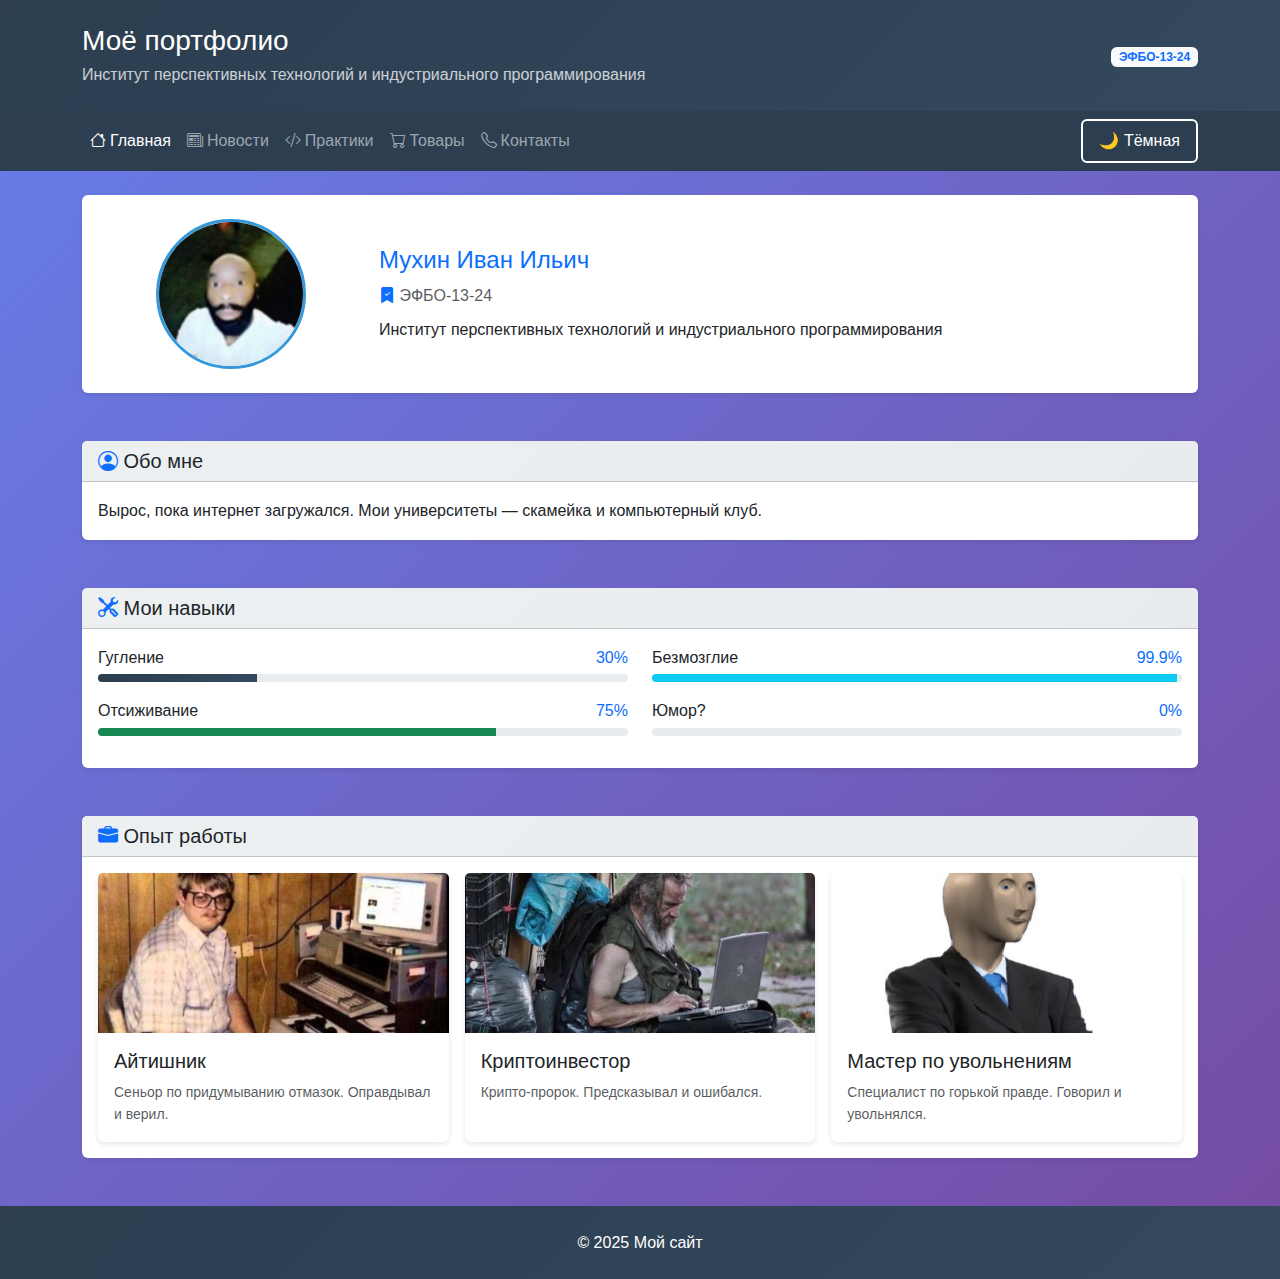
<file: index.html>
<!DOCTYPE html>
<html lang="ru">
<head>
    <meta charset="UTF-8">
    <meta name="viewport" content="width=device-width, initial-scale=1.0">
    <title>Главная - Портфолио</title>
    <link href="https://cdn.jsdelivr.net/npm/bootstrap@5.3.2/dist/css/bootstrap.min.css" rel="stylesheet">
    <link rel="stylesheet" href="https://cdn.jsdelivr.net/npm/bootstrap-icons@1.11.1/font/bootstrap-icons.css">
    <link rel="stylesheet" href="style/styles.css">
    <style>
        /* Доп. стили для интеграции Bootstrap */
        .bootstrap-integration {
            --bs-primary: #3498db;
            --bs-secondary: #667eea;
            --bs-success: #28a745;
            --bs-info: #17a2b8;
            --bs-warning: #ffc107;
            --bs-light: #ecf0f1;
            --bs-dark: #34495e;
        }
        
        .profile-photo {
            width: 150px;
            height: 150px;
            object-fit: cover;
            border-radius: 50%;
            border: 3px solid var(--color-accent);
        }
        
        .project-image {
            height: 160px;
            object-fit: cover;
        }
        
        .theme-toggle {
            border: none;
            background: transparent;
            color: rgba(255,255,255,.55);
            padding: 8px 16px;
            cursor: pointer;
        }
        
        .theme-toggle:hover {
            color: rgba(255,255,255,.75);
        }
        
        /* Переопределение Bootstrap */
        .bg-primary {
            background: var(--gradient-dark) !important;
        }
        
        .navbar-dark.bg-dark {
            background: var(--color-main) !important;
        }
        
        .card {
            border: none;
            box-shadow: var(--shadow);
        }
        
        .card-header.bg-light {
            background: var(--gradient-light) !important;
        }
        
        .btn-outline-light {
            border-color: rgba(255,255,255,.55);
            color: rgba(255,255,255,.55);
        }
        
        .btn-outline-light:hover {
            background-color: rgba(255,255,255,.1);
            border-color: rgba(255,255,255,.75);
            color: rgba(255,255,255,.75);
        }
        
        .bg-dark {
            background: var(--gradient-dark) !important;
        }
        
        /* Адаптация темной темы */
        [data-theme="dark"] .bg-primary {
            background: var(--gradient-dark) !important;
        }
        
        [data-theme="dark"] .navbar-dark.bg-dark {
            background: var(--color-main) !important;
        }
        
        [data-theme="dark"] .card {
            background: var(--color-light);
            color: var(--color-text);
        }
        
        [data-theme="dark"] .card-header.bg-light {
            background: var(--gradient-light) !important;
        }
        
        [data-theme="dark"] .bg-dark {
            background: var(--gradient-dark) !important;
        }
        
        [data-theme="dark"] .progress-bar {
            background-color: var(--color-accent);
        }
        
        [data-theme="dark"] .text-primary {
            color: var(--color-accent) !important;
        }
        
        [data-theme="dark"] .text-muted {
            color: var(--text-light) !important;
        }

        /* Темная тема для этой страницы */
        [data-theme="dark"] body.bootstrap-integration {
            background: #1a1a1a !important;
        }

        [data-theme="dark"] body.bootstrap-integration .container-fluid {
            background: #1a1a1a;
        }

        [data-theme="dark"] body.bootstrap-integration main {
            background: transparent;
        }
    </style>
    <script>
        (function() {
            const savedTheme = localStorage.getItem('theme') || 'light';
            document.documentElement.setAttribute('data-theme', savedTheme);
        })();
    </script>
</head>
<body class="bootstrap-integration">
    <div class="container-fluid p-0">
        <!-- Header -->
        <header class="bg-primary text-white py-4">
            <div class="container">
                <div class="row align-items-center">
                    <div class="col">
                        <h1 class="h3 mb-1">Моё портфолио</h1>
                        <p class="mb-0 opacity-75">Институт перспективных технологий и индустриального программирования</p>
                    </div>
                    <div class="col-auto">
                        <span class="badge bg-light text-primary">ЭФБО-13-24</span>
                    </div>
                </div>
            </div>
        </header>

        <!-- Navigation -->
        <nav class="navbar navbar-expand-lg navbar-dark bg-dark">
            <div class="container">
                <button class="navbar-toggler" type="button" data-bs-toggle="collapse" data-bs-target="#navbarNav">
                    <span class="navbar-toggler-icon"></span>
                </button>
                <div class="collapse navbar-collapse" id="navbarNav">
                    <ul class="navbar-nav me-auto">
                        <li class="nav-item">
                            <a class="nav-link active" href="index.html">
                                <i class="bi bi-house me-1"></i>Главная
                            </a>
                        </li>
                        <li class="nav-item">
                            <a class="nav-link" href="news.html">
                                <i class="bi bi-newspaper me-1"></i>Новости
                            </a>
                        </li>
                        <li class="nav-item">
                            <a class="nav-link" href="practices.html">
                                <i class="bi bi-code-slash me-1"></i>Практики
                            </a>
                        </li>
                        <li class="nav-item">
                            <a class="nav-link" href="goods.html">
                                <i class="bi bi-cart me-1"></i>Товары
                            </a>
                        </li>
                        <li class="nav-item">
                            <a class="nav-link" href="contacts.html">
                                <i class="bi bi-telephone me-1"></i>Контакты
                            </a>
                        </li>
                    </ul>
                    <button class="btn btn-outline-light theme-toggle" id="themeToggle">
                        🌙 Тёмная
                    </button>
                </div>
            </div>
        </nav>

        <!-- Main Content -->
        <main class="container my-4">
            <!-- Profile Section -->
            <section class="mb-5">
                <div class="card shadow-sm">
                    <div class="card-body p-4">
                        <div class="row align-items-center">
                            <div class="col-md-3 text-center mb-3 mb-md-0">
                                <img src="photo.jpg" alt="Фото автора" class="profile-photo">
                            </div>
                            <div class="col-md-9">
                                <h2 class="card-title h4 text-primary mb-2">Мухин Иван Ильич</h2>
                                <p class="card-text text-muted mb-2">
                                    <i class="bi bi-bookmark-check-fill text-primary"></i>
                                    ЭФБО-13-24
                                </p>
                                <p class="card-text">
                                    Институт перспективных технологий и индустриального программирования
                                </p>
                            </div>
                        </div>
                    </div>
                </div>
            </section>

            <!-- About Section -->
            <section class="mb-5">
                <div class="card shadow-sm">
                    <div class="card-header bg-light">
                        <h3 class="card-title h5 mb-0">
                            <i class="bi bi-person-circle text-primary"></i>
                            Обо мне
                        </h3>
                    </div>
                    <div class="card-body">
                        <p class="card-text">
                            Вырос, пока интернет загружался. Мои университеты — скамейка и компьютерный клуб.
                        </p>
                    </div>
                </div>
            </section>

            <!-- Skills Section -->
            <section class="mb-5">
                <div class="card shadow-sm">
                    <div class="card-header bg-light">
                        <h3 class="card-title h5 mb-0">
                            <i class="bi bi-tools text-primary"></i>
                            Мои навыки
                        </h3>
                    </div>
                    <div class="card-body">
                        <div class="row">
                            <div class="col-md-6">
                                <div class="mb-3">
                                    <div class="d-flex justify-content-between mb-1">
                                        <span>Гугление</span>
                                        <span class="text-primary">30%</span>
                                    </div>
                                    <div class="progress" style="height: 8px;">
                                        <div class="progress-bar bg-primary" style="width: 30%"></div>
                                    </div>
                                </div>
                                <div class="mb-3">
                                    <div class="d-flex justify-content-between mb-1">
                                        <span>Отсиживание</span>
                                        <span class="text-primary">75%</span>
                                    </div>
                                    <div class="progress" style="height: 8px;">
                                        <div class="progress-bar bg-success" style="width: 75%"></div>
                                    </div>
                                </div>
                            </div>
                            <div class="col-md-6">
                                <div class="mb-3">
                                    <div class="d-flex justify-content-between mb-1">
                                        <span>Безмозглие</span>
                                        <span class="text-primary">99.9%</span>
                                    </div>
                                    <div class="progress" style="height: 8px;">
                                        <div class="progress-bar bg-info" style="width: 99%"></div>
                                    </div>
                                </div>
                                <div class="mb-3">
                                    <div class="d-flex justify-content-between mb-1">
                                        <span>Юмор?</span>
                                        <span class="text-primary">0%</span>
                                    </div>
                                    <div class="progress" style="height: 8px;">
                                        <div class="progress-bar bg-warning" style="width: 0%"></div>
                                    </div>
                                </div>
                            </div>
                        </div>
                    </div>
                </div>
            </section>

            <!-- Experience Section -->
            <section class="mb-5">
                <div class="card shadow-sm">
                    <div class="card-header bg-light">
                        <h3 class="card-title h5 mb-0">
                            <i class="bi bi-briefcase-fill text-primary"></i>
                            Опыт работы
                        </h3>
                    </div>
                    <div class="card-body">
                        <div class="row g-3">
                            <div class="col-md-4">
                                <div class="card project-card h-100">
                                    <img src="firstExperience.jpeg" class="card-img-top project-image" alt="Айтишник">
                                    <div class="card-body">
                                        <h5 class="card-title">Айтишник</h5>
                                        <p class="card-text small text-muted">
                                            Сеньор по придумыванию отмазок. Оправдывал и верил.
                                        </p>
                                    </div>
                                </div>
                            </div>
                            <div class="col-md-4">
                                <div class="card project-card h-100">
                                    <img src="secondExperience.jpg" class="card-img-top project-image" alt="Криптоинвестор">
                                    <div class="card-body">
                                        <h5 class="card-title">Криптоинвестор</h5>
                                        <p class="card-text small text-muted">
                                            Крипто-пророк. Предсказывал и ошибался.
                                        </p>
                                    </div>
                                </div>
                            </div>
                            <div class="col-md-4">
                                <div class="card project-card h-100">
                                    <img src="thirdExperience.jpg" class="card-img-top project-image" alt="Мастер по увольнениям">
                                    <div class="card-body">
                                        <h5 class="card-title">Мастер по увольнениям</h5>
                                        <p class="card-text small text-muted">
                                            Специалист по горькой правде. Говорил и увольнялся.
                                        </p>
                                    </div>
                                </div>
                            </div>
                        </div>
                    </div>
                </div>
            </section>
        </main>

        <!-- Footer -->
        <footer class="bg-dark text-white py-4 mt-5">
            <div class="container text-center">
                <p class="mb-0">© 2025 Мой сайт</p>
            </div>
        </footer>
    </div>
    
    <script src="https://cdn.jsdelivr.net/npm/bootstrap@5.3.2/dist/js/bootstrap.bundle.min.js"></script>
    <script src="./theme.js"></script>
</body>
</html>
</file>
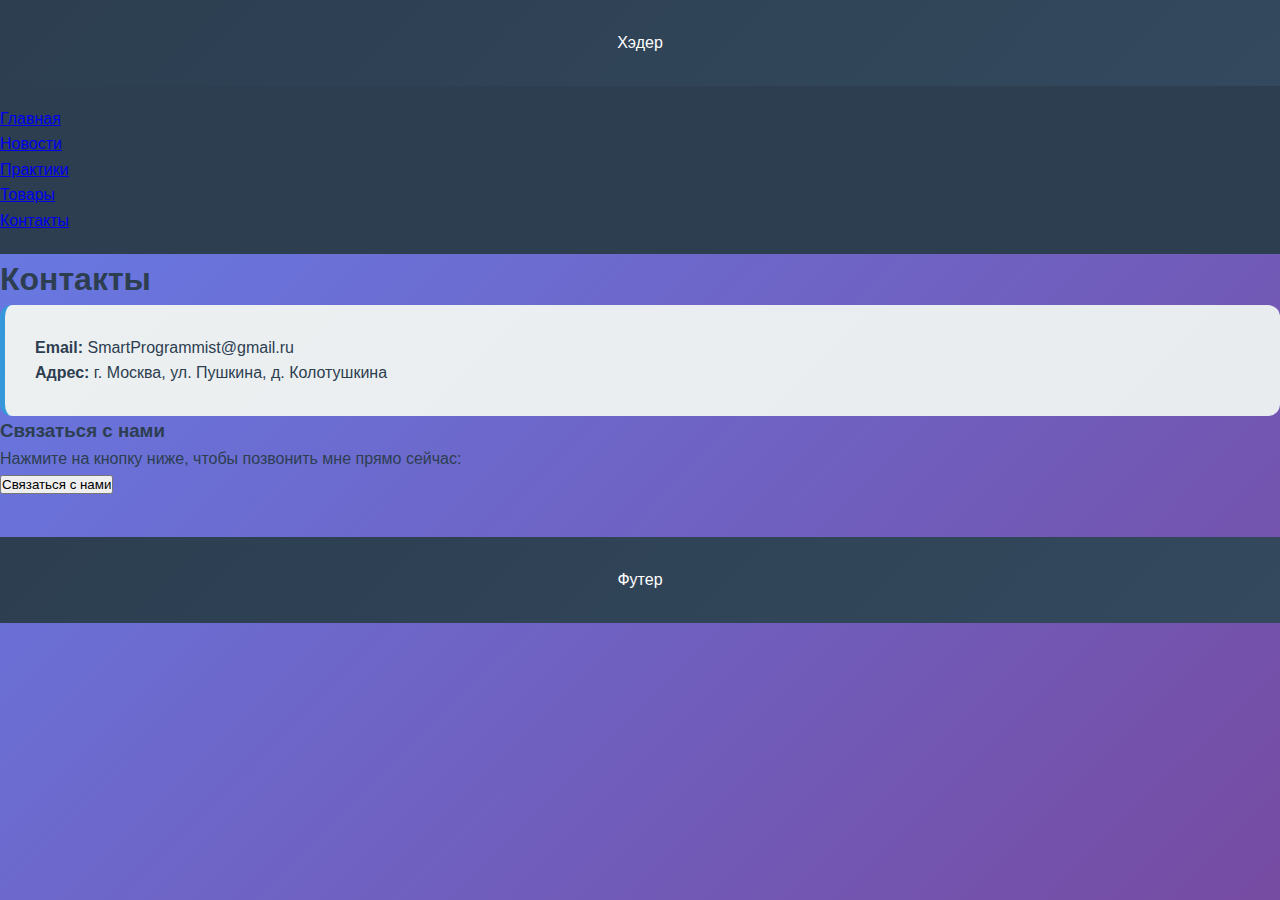
<file: contacts.html>
<!DOCTYPE html>
<html lang="ru">
<head>
    <meta charset="UTF-8">
    <meta name="viewport" content="width=device-width, initial-scale=1.0">
    <title>Семестровая работа - Контакты</title>
    <link rel="stylesheet" href="style/styles.css">
    <link rel="stylesheet" href="style/modaldialog.css">
</head>
<body>
    <div class="page-container">
        <div class="header">Хэдер</div>
        <div class="nav">
            <ul class="nav-list">
                <li class="nav-item"><a class="nav-link" href="index.html">Главная</a></li>
                <li class="nav-item"><a class="nav-link" href="news.html">Новости</a></li>
                <li class="nav-item"><a class="nav-link" href="practices.html">Практики</a></li>
                <li class="nav-item"><a class="nav-link" href="goods.html">Товары</a></li>
                <li class="nav-item"><a class="nav-link" href="contacts.html">Контакты</a></li>
            </ul>
        </div>
        <div class="content">
            <h1 class="profile-title">Контакты</h1>
            <div class="contacts-section">
                <div class="contact-info">
                    <div class="contact-item"><strong>Email:</strong> SmartProgrammist@gmail.ru</div>
                    <div class="contact-item"><strong>Адрес:</strong> г. Москва, ул. Пушкина, д. Колотушкина</div>
                </div>
                <div class="contact-form">
                    <h3>Связаться с нами</h3>
                    <p>Нажмите на кнопку ниже, чтобы позвонить мне прямо сейчас:</p>
                    <button class="submit-btn" onclick="document.getElementById('contactModal').showModal()" style="display: inline-block; text-decoration: none; text-align: center;">
                        Связаться с нами
                    </button>
                </div>
            </div>
        </div>
        <div class="footer">Футер</div>
    </div>

    <!-- Модальное окно для формы обратной связи -->
    <dialog id="contactModal">
        <div class="modal-header">
            <h2>Форма обратной связи</h2>
        </div>

        <div class="modal-content">
            <form id="feedbackForm">
                <div class="form-group">
                    <label for="name">Имя <span class="required">*</span></label>
                    <input type="text" id="name" name="name" required placeholder="Введите ваше имя">
                </div>
                
                <div class="form-group">
                    <label for="phone">Телефон <span class="required">*</span></label>
                    <input type="tel" id="phone" name="phone" required placeholder="+7 (XXX) XXX-XX-XX" 
                           pattern="\+7\s?\(?\d{3}\)?\s?\d{3}-?\d{2}-?\d{2}" 
                           title="Формат: +7 (XXX) XXX-XX-XX">
                </div>
                
                <div class="form-group">
                    <label for="email">Электронная почта <span class="required">*</span></label>
                    <input type="email" id="email" name="email" required placeholder="example@mail.ru"
                           pattern="[a-zA-Z0-9._%+-]+@[a-zA-Z0-9.-]+\.[a-zA-Z]{2,}">
                </div>
                
                <div class="form-group">
                    <label for="category">Категория обращения <span class="required">*</span></label>
                    <select id="category" name="category" required>
                        <option value="">Выберите категорию</option>
                        <option value="technical">Техническая поддержка</option>
                        <option value="commercial">Коммерческое предложение</option>
                        <option value="cooperation">Сотрудничество</option>
                        <option value="complaint">Жалоба</option>
                        <option value="suggestion">Предложение</option>
                        <option value="other">Другое</option>
                    </select>
                </div>
                
                <div class="form-group">
                    <label for="message">Текст обращения <span class="required">*</span></label>
                    <textarea id="message" name="message" required placeholder="Опишите вашу проблему или вопрос..."></textarea>
                </div>
                
                <div class="modal-actions">
                    <button type="button" class="btn btn-secondary" onclick="closeModal()">Отмена</button>
                    <!-- Кнопка отправки с обработкой через js -->
                    <button type="button" class="btn btn-primary" onclick="submitForm()">Отправить</button>
                </div>
            </form>
        </div>
    </dialog>

    <script src="./modal.js"></script>
</body>
</html>
</file>
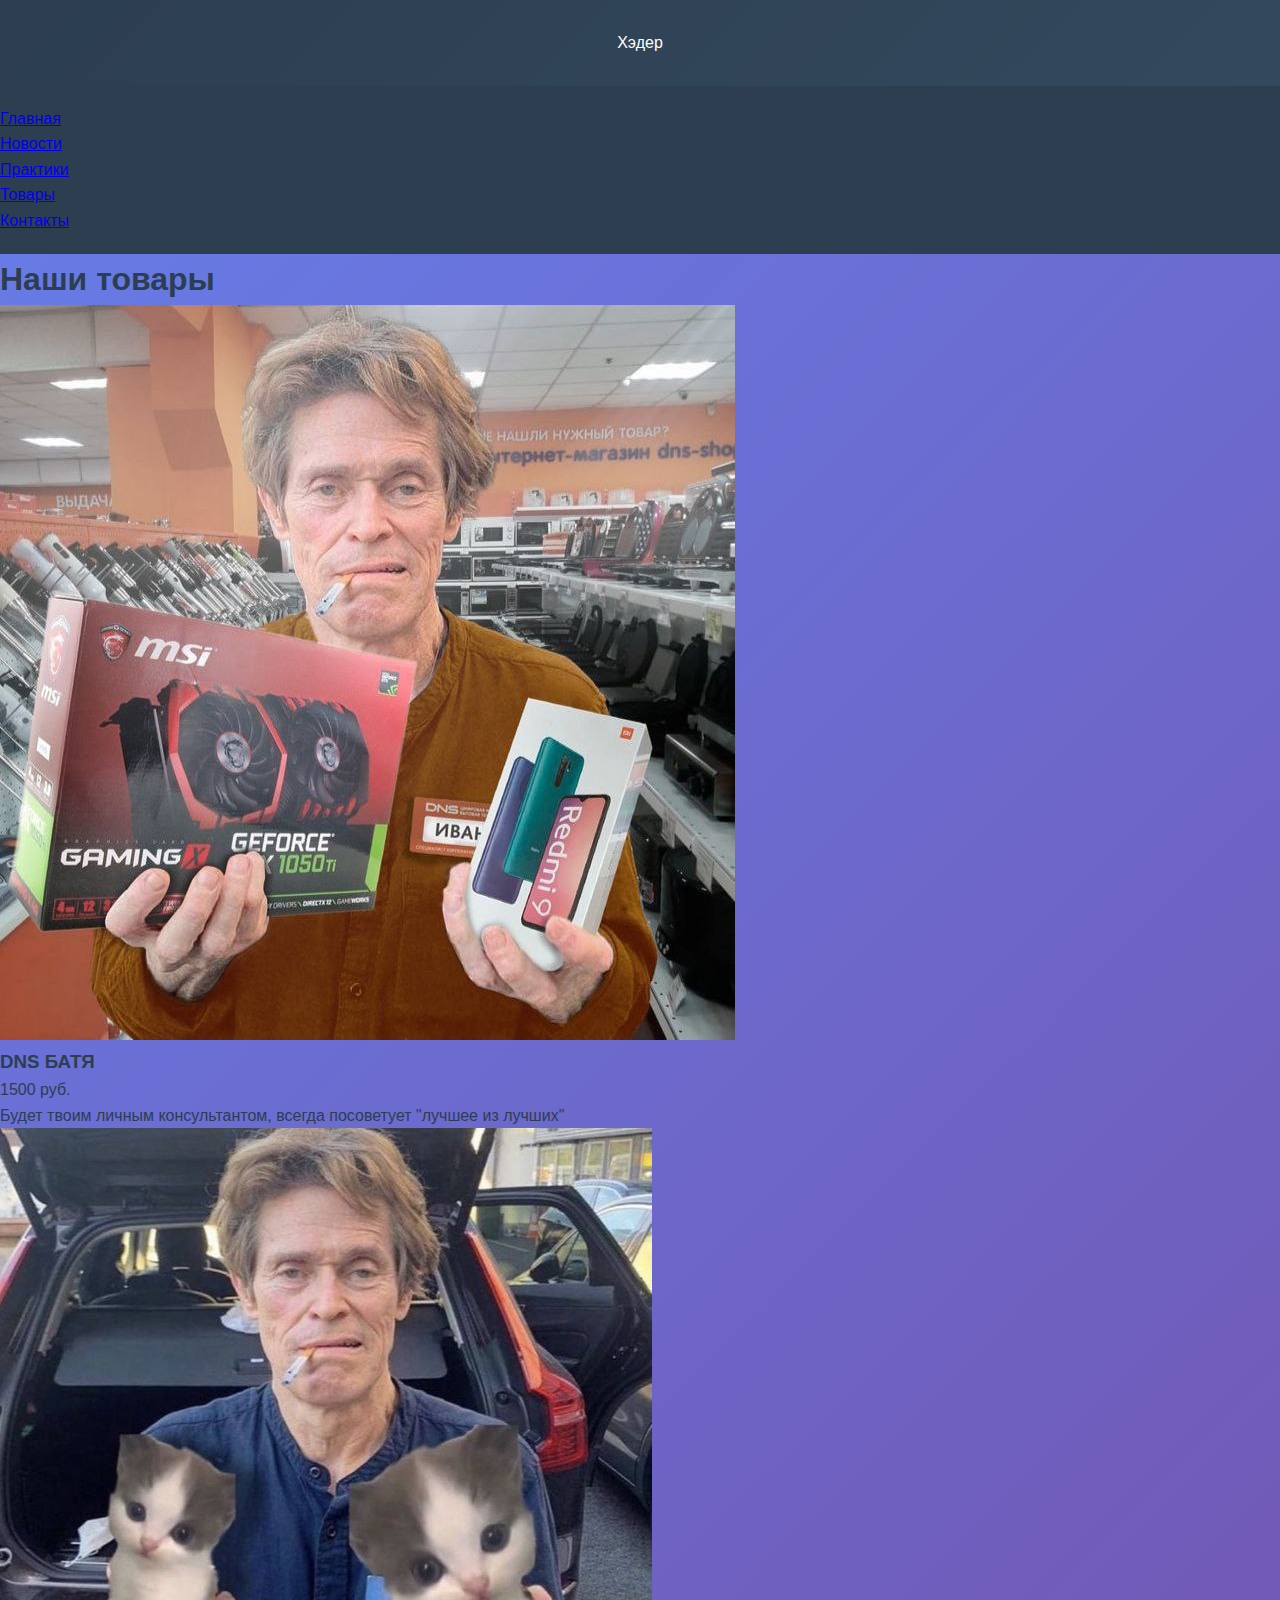
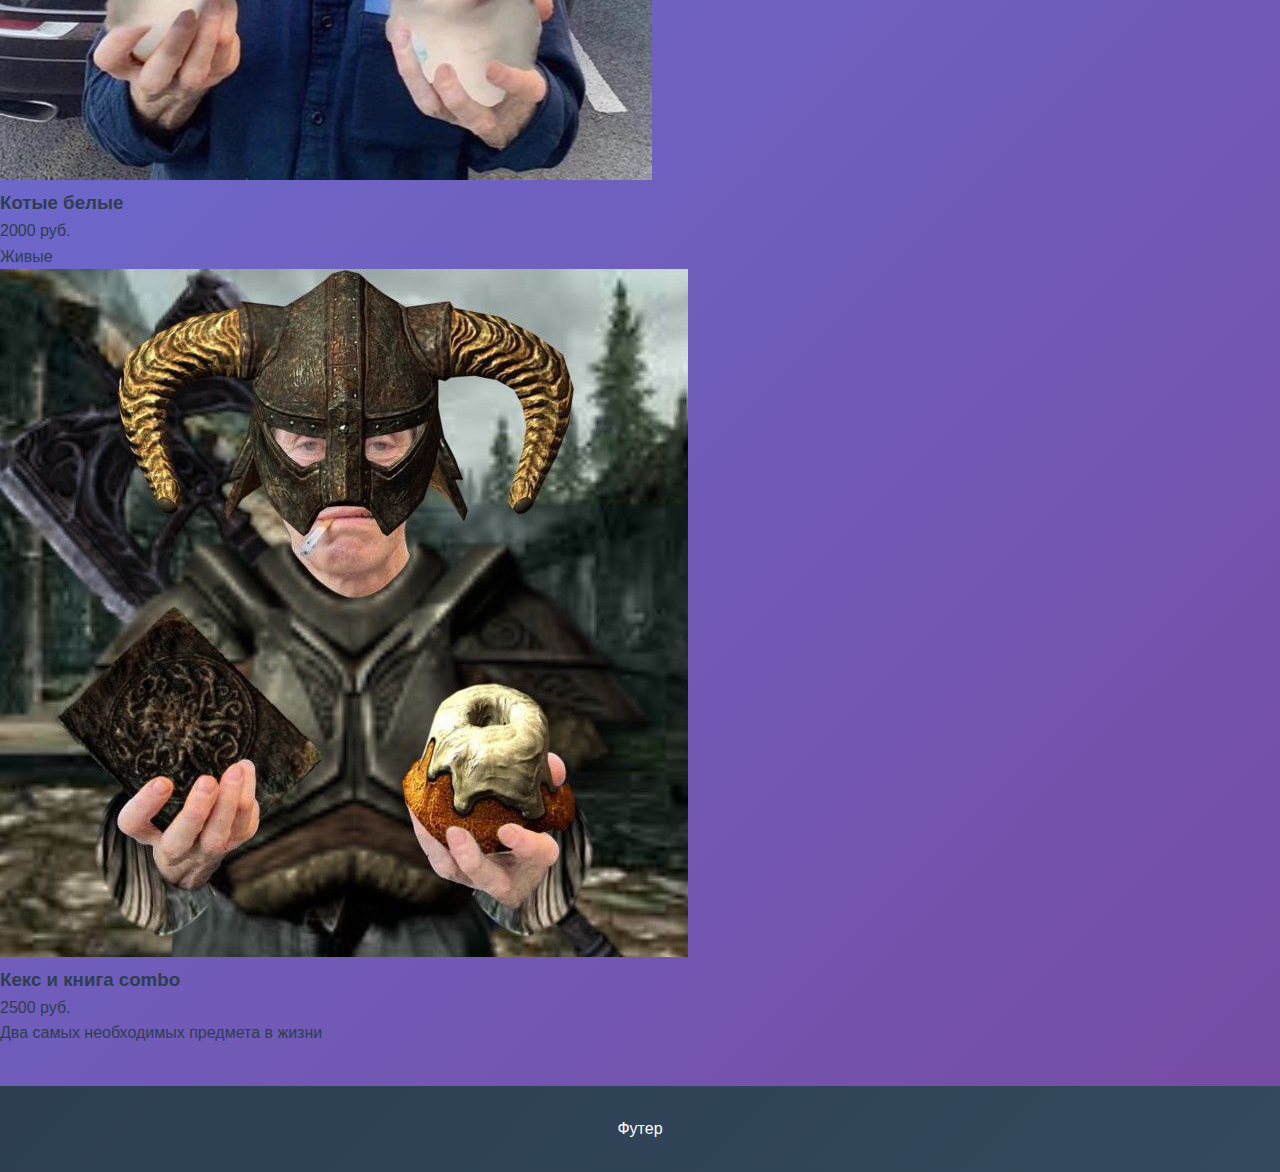
<file: goods.html>
<!DOCTYPE html>
<html lang="ru">
<head>
    <meta charset="UTF-8">
    <meta name="viewport" content="width=device-width, initial-scale=1.0">
    <title>Семестровая работа - Товары</title>
    <link rel="stylesheet" href="style/styles.css">
</head>
<body>
    <div class="page-container">
        <div class="header">Хэдер</div>
        <div class="nav">
            <ul class="nav-list">
                <li class="nav-item"><a class="nav-link" href="index.html">Главная</a></li>
                <li class="nav-item"><a class="nav-link" href="news.html">Новости</a></li>
                <li class="nav-item"><a class="nav-link" href="practices.html">Практики</a></li>
                <li class="nav-item"><a class="nav-link" href="goods.html">Товары</a></li>
                <li class="nav-item"><a class="nav-link" href="contacts.html">Контакты</a></li>
            </ul>
        </div>
        <div class="content">
            <h1 class="profile-title">Наши товары</h1>
            <div class="goods-section">
                <div class="goods-grid">
                    <div class="good-card">
                        <img src="goods1.jpg" alt="Товар 1" class="good-image">
                        <div class="good-info">
                            <h3 class="good-title">DNS БАТЯ</h3>
                            <p class="good-price">1500 руб.</p>
                            <p class="good-description">Будет твоим личным консультантом, всегда посоветует "лучшее из лучших"</p>
                        </div>
                    </div>
                    <div class="good-card">
                        <img src="goods2.jpg" alt="Товар 2" class="good-image">
                        <div class="good-info">
                            <h3 class="good-title">Котые белые</h3>
                            <p class="good-price">2000 руб.</p>
                            <p class="good-description">Живые</p>
                        </div>
                    </div>
                    <div class="good-card">
                        <img src="goods3.jpg" alt="Товар 3" class="good-image">
                        <div class="good-info">
                            <h3 class="good-title">Кекс и книга combo</h3>
                            <p class="good-price">2500 руб.</p>
                            <p class="good-description">Два самых необходимых предмета в жизни</p>
                        </div>
                    </div>
                </div>
            </div>
        </div>
        <div class="footer">Футер</div>
    </div>
</body>
</html>
</file>
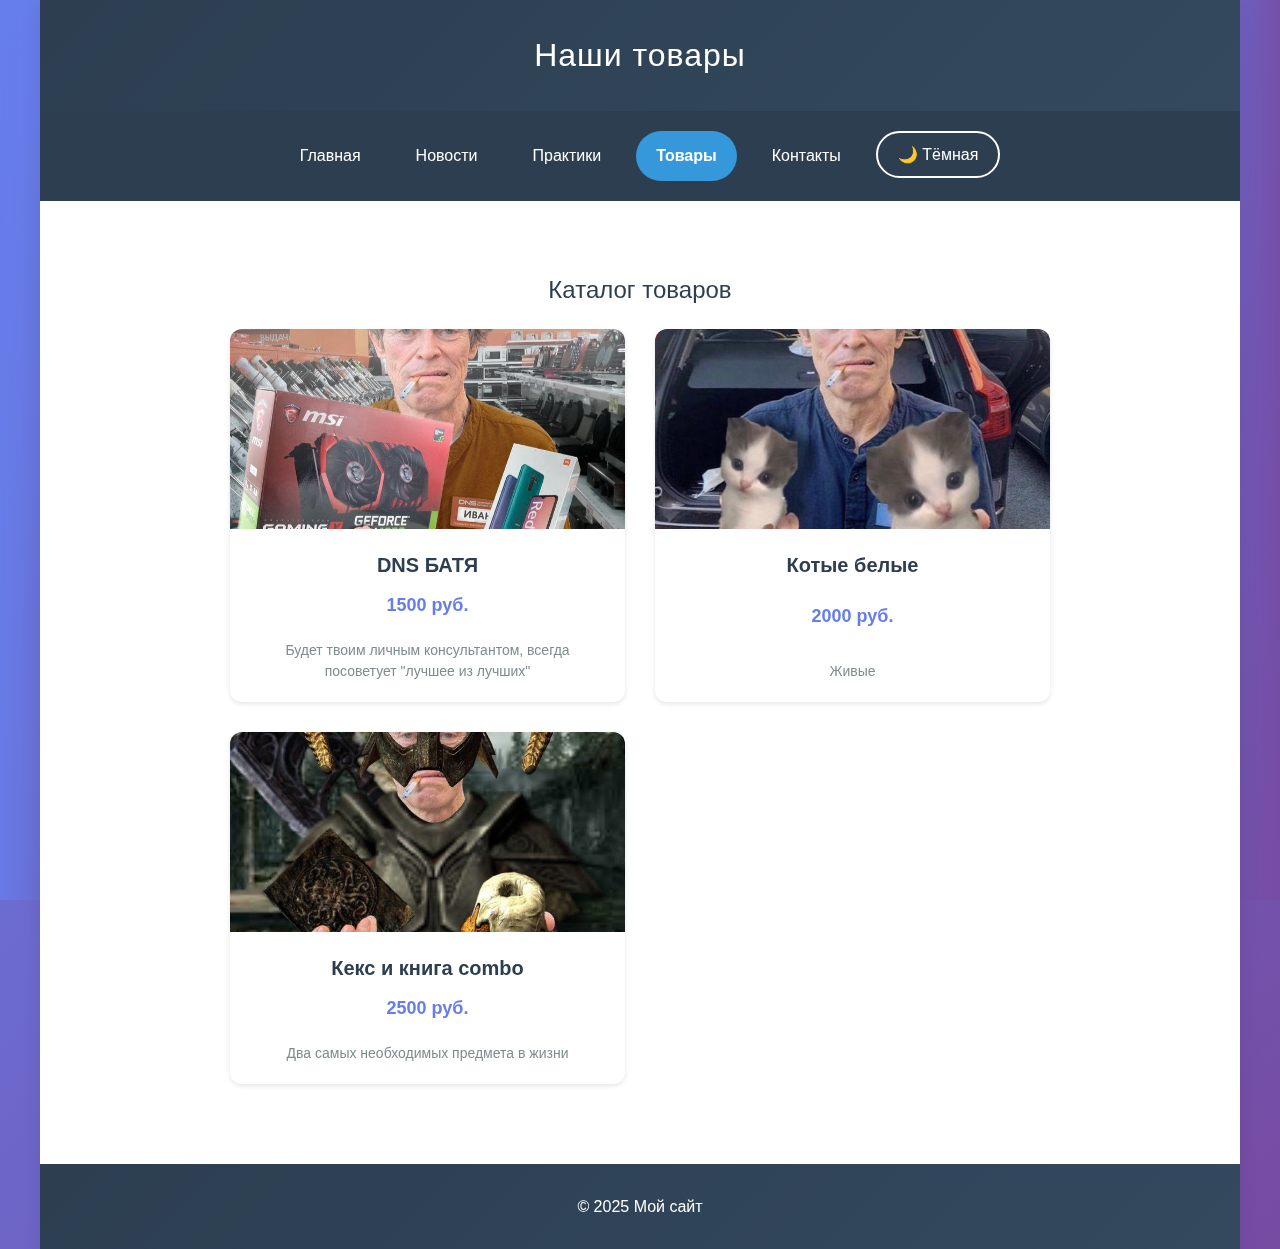
<file: goods_v1.html>
<!DOCTYPE html>
<html lang="ru">
<head>
    <meta charset="UTF-8">
    <meta name="viewport" content="width=device-width, initial-scale=1.0">
    <title>Семестровая работа - Товары</title>
    <link rel="stylesheet" href="style/styles.css">
    <script>
        (function() {
            const savedTheme = localStorage.getItem('theme') || 'light';
            document.documentElement.setAttribute('data-theme', savedTheme);
        })();
    </script>
</head>
<body>
    <div class="page">
        <header class="header">
            <h1 class="header__title">Наши товары</h1>
        </header>

        <nav class="nav">
            <ul class="nav__list">
                <li class="nav__item"><a class="nav__link" href="index.html">Главная</a></li>
                <li class="nav__item"><a class="nav__link" href="news.html">Новости</a></li>
                <li class="nav__item"><a class="nav__link" href="practices.html">Практики</a></li>
                <li class="nav__item nav__item--active"><a class="nav__link" href="goods.html">Товары</a></li>
                <li class="nav__item"><a class="nav__link" href="contacts.html">Контакты</a></li>
                <li class="nav__item">
                    <button class="nav__link theme-toggle" id="themeToggle" aria-label="Переключить тему">
                        🌙 Тёмная
                    </button>
                </li>
            </ul>
        </nav>

        <main class="main">
            <section class="goods">
                <h2 class="goods__title">Каталог товаров</h2>
                <div class="goods__grid">
                    <article class="product-card">
                        <img src="goods1.jpg" alt="Товар 1" class="product-card__image">
                        <div class="product-card__content">
                            <h3 class="product-card__title">DNS БАТЯ</h3>
                            <p class="product-card__price">1500 руб.</p>
                            <p class="product-card__description">Будет твоим личным консультантом, всегда посоветует "лучшее из лучших"</p>
                        </div>
                    </article>
                    
                    <article class="product-card">
                        <img src="goods2.jpg" alt="Товар 2" class="product-card__image">
                        <div class="product-card__content">
                            <h3 class="product-card__title">Котые белые</h3>
                            <p class="product-card__price">2000 руб.</p>
                            <p class="product-card__description">Живые</p>
                        </div>
                    </article>
                    
                    <article class="product-card">
                        <img src="goods3.jpg" alt="Товар 3" class="product-card__image">
                        <div class="product-card__content">
                            <h3 class="product-card__title">Кекс и книга combo</h3>
                            <p class="product-card__price">2500 руб.</p>
                            <p class="product-card__description">Два самых необходимых предмета в жизни</p>
                        </div>
                    </article>
                </div>
            </section>
        </main>

        <footer class="footer">
            <p class="footer__text">© 2025 Мой сайт</p>
        </footer>
    </div>
    <script src="./theme.js"></script>
</body>
</html>
</file>
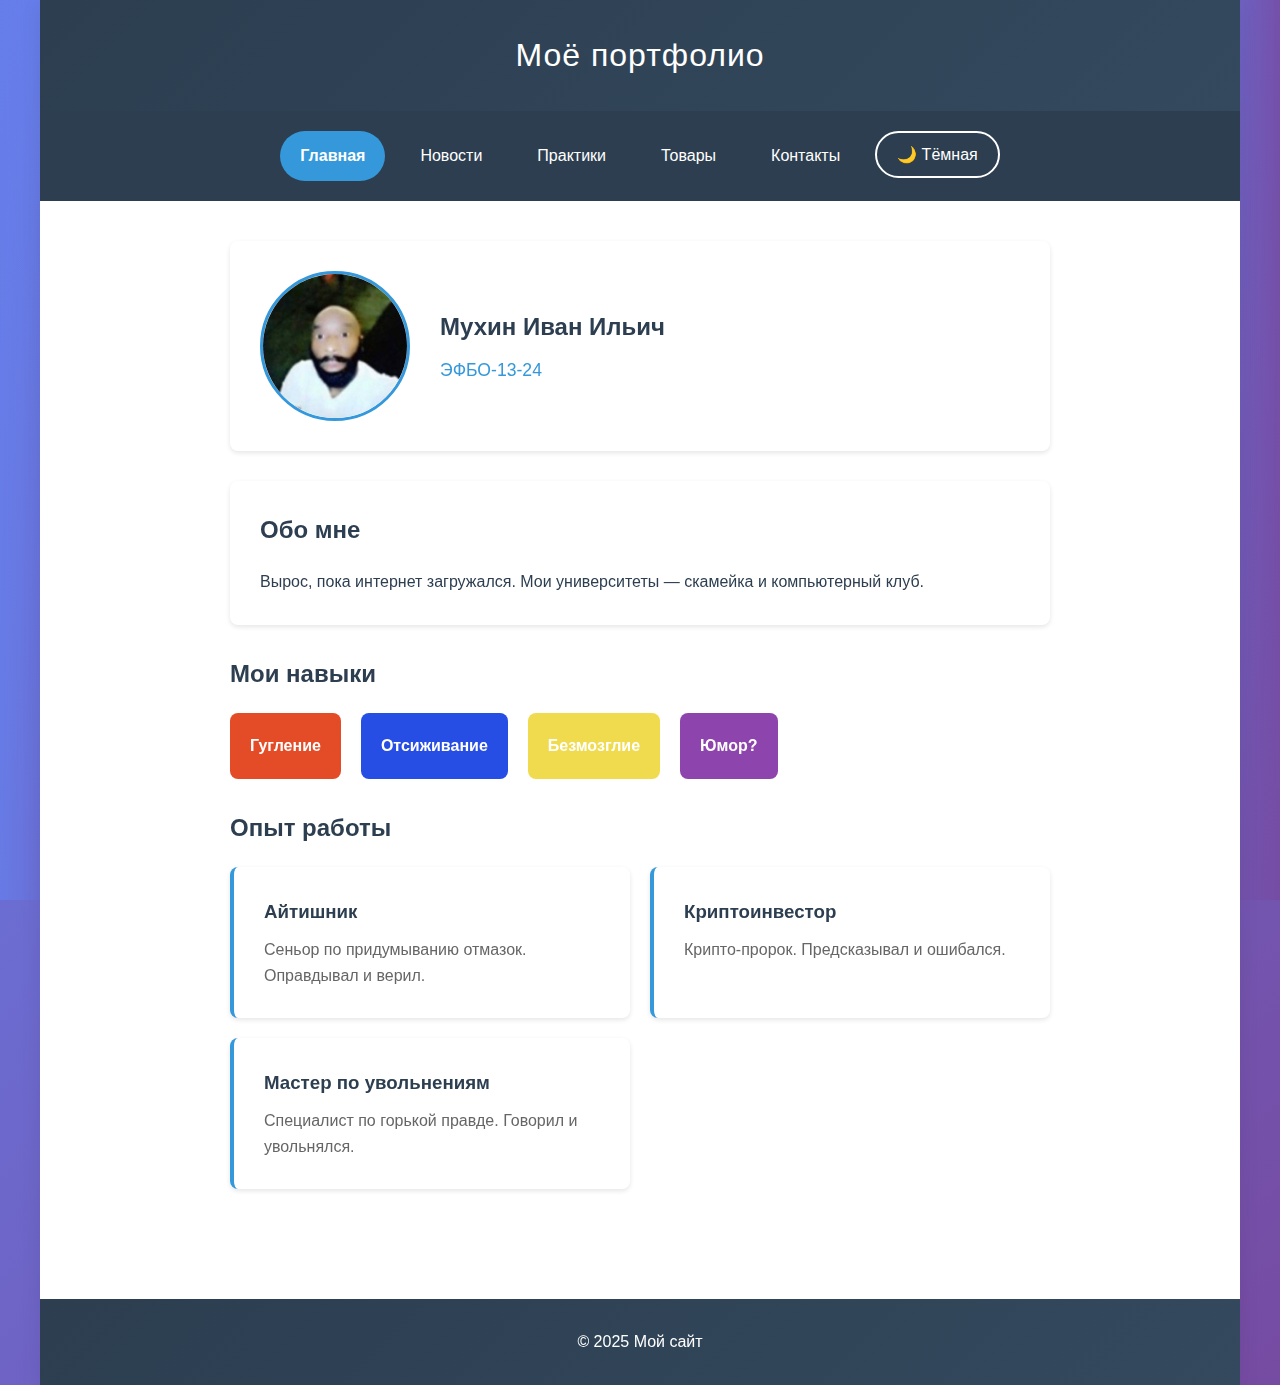
<file: index_v1.html>
<!DOCTYPE html>
<html lang="ru">
<head>
    <meta charset="UTF-8">
    <meta name="viewport" content="width=device-width, initial-scale=1.0">
    <title>Главная - Портфолио</title>
    <link rel="stylesheet" href="style/styles.css">
    <script>
        (function() {
            const savedTheme = localStorage.getItem('theme') || 'light';
            document.documentElement.setAttribute('data-theme', savedTheme);
        })();
    </script>
</head>
<body class="index-page">
    <!-- Основной контейнер -->
    <div class="page">
        <!-- Шапка -->
        <header class="header">
            <h1 class="header__title">Моё портфолио</h1>
        </header>

        <!-- Навигация -->
        <nav class="nav">
            <ul class="nav__list">
                <li class="nav__item nav__item--active">
                    <a class="nav__link" href="index.html">Главная</a>
                </li>
                <li class="nav__item">
                    <a class="nav__link" href="news.html">Новости</a>
                </li>
                <li class="nav__item">
                    <a class="nav__link" href="practices.html">Практики</a>
                </li>
                <li class="nav__item">
                    <a class="nav__link" href="goods.html">Товары</a>
                </li>
                <li class="nav__item">
                    <a class="nav__link" href="contacts.html">Контакты</a>
                </li>
                <li class="nav__item">
                    <button class="nav__link theme-toggle" id="themeToggle" aria-label="Переключить тему">
                        🌙 Тёмная
                    </button>
                </li>
            </ul>
        </nav>

        <!-- Основной контент -->
        <main class="main">
            <!-- Профиль -->
            <section class="profile">
                <div class="profile__card">
                    <img class="profile__photo" src="photo.jpg" alt="Фото автора">
                    <div class="profile__info">
                        <h2 class="profile__name">Мухин Иван Ильич</h2>
                        <p class="profile__group">ЭФБО-13-24</p>
                    </div>
                </div>
            </section>

            <!-- Обо мне -->
            <section class="about">
                <h2 class="about__title">Обо мне</h2>
                <div class="about__content">
                    <p class="about__text">
                        Вырос, пока интернет загружался. Мои университеты — скамейка и компьютерный клуб.
                    </p>
                </div>
            </section>

            <!-- Навыки -->
            <section class="skills">
                <h2 class="skills__title">Мои навыки</h2>
                <div class="skills__list">
                    <div class="skill skill--first">
                        <span class="skill__name">Гугление</span>
                    </div>
                    <div class="skill skill--second">
                        <span class="skill__name">Отсиживание</span>
                    </div>
                    <div class="skill skill--third">
                        <span class="skill__name">Безмозглие</span>
                    </div>
                    <div class="skill skill--fourth">
                        <span class="skill__name">Юмор?</span>
                    </div>
                </div>
            </section>

            <!-- Опыт работы -->
            <section class="projects">
                <h2 class="projects__title">Опыт работы</h2>
                <div class="projects__grid">
                    <div class="project-card">
                        <h3 class="project-card__title">Айтишник</h3>
                        <p class="project-card__desc">Сеньор по придумыванию отмазок. Оправдывал и верил.</p>
                    </div>
                    <div class="project-card">
                        <h3 class="project-card__title">Криптоинвестор</h3>
                        <p class="project-card__desc">Крипто-пророк. Предсказывал и ошибался.</p>
                    </div>
                    <div class="project-card">
                        <h3 class="project-card__title">Мастер по увольнениям</h3>
                        <p class="project-card__desc">Специалист по горькой правде. Говорил и увольнялся.</p>
                    </div>
                </div>
            </section>
        </main>

        <!-- Подвал -->
        <footer class="footer">
            <p class="footer__text">© 2025 Мой сайт</p>
        </footer>
    </div>
    <script src="./theme.js"></script>
</body>
</html>
</file>
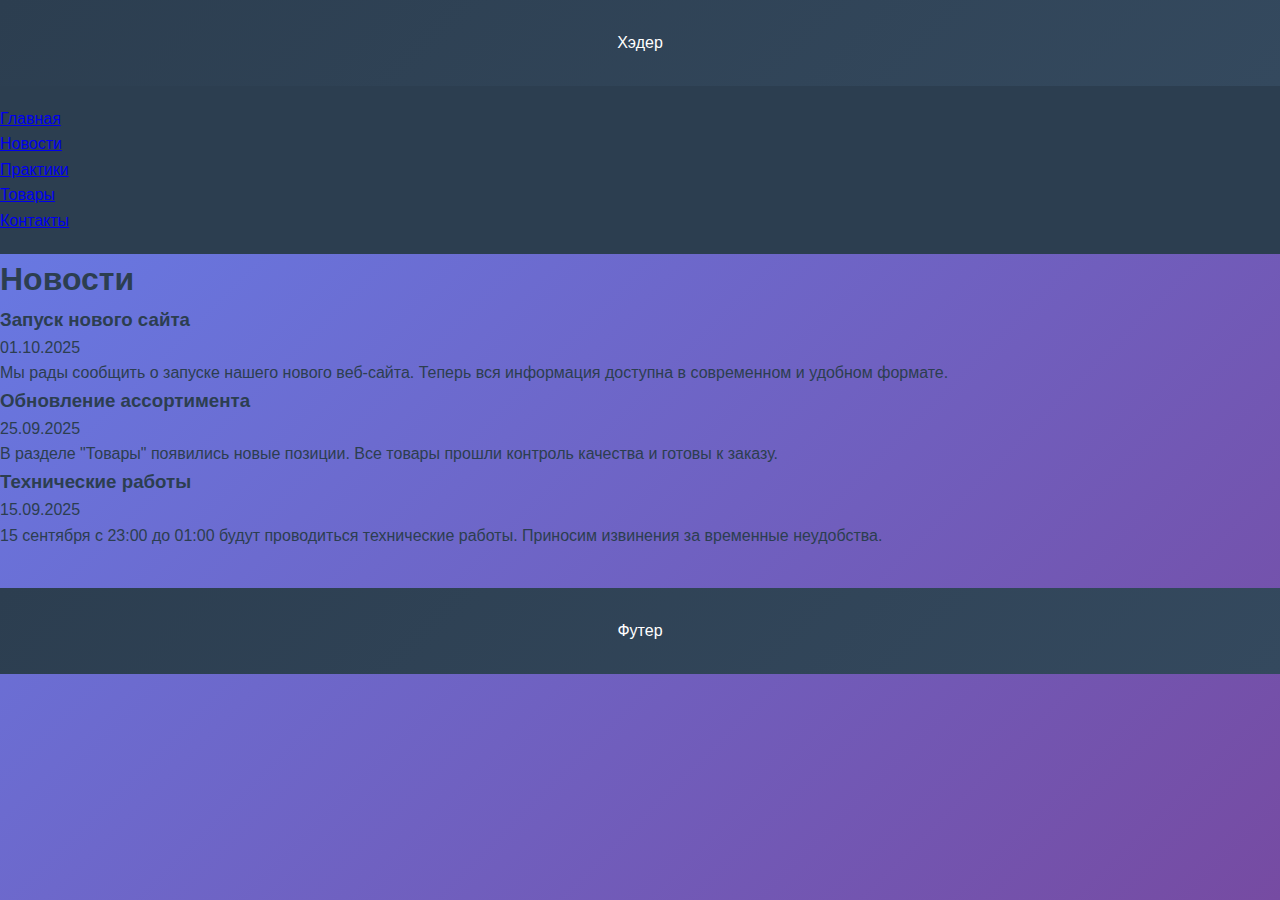
<file: news.html>
<!DOCTYPE html>
<html lang="ru">
<head>
    <meta charset="UTF-8">
    <meta name="viewport" content="width=device-width, initial-scale=1.0">
    <title>Семестровая работа - Новости</title>
    <link rel="stylesheet" href="style/styles.css">
</head>
<body>
    <div class="page-container">
        <div class="header">Хэдер</div>
        <div class="nav">
            <ul class="nav-list">
                <li class="nav-item"><a class="nav-link" href="../index.html">Главная</a></li>
                <li class="nav-item"><a class="nav-link" href="news.html">Новости</a></li>
                <li class="nav-item"><a class="nav-link" href="practices.html">Практики</a></li>
                <li class="nav-item"><a class="nav-link" href="goods.html">Товары</a></li>
                <li class="nav-item"><a class="nav-link" href="contacts.html">Контакты</a></li>
            </ul>
        </div>
        <div class="content">
            <h1 class="profile-title">Новости</h1>
            <div class="news-section">
                <div class="news-list">
                    <div class="news-card">
                        <h3 class="news-title">Запуск нового сайта</h3>
                        <p class="news-date">01.10.2025</p>
                        <p class="news-summary">Мы рады сообщить о запуске нашего нового веб-сайта. Теперь вся информация доступна в современном и удобном формате.</p>
                    </div>
                    <div class="news-card">
                        <h3 class="news-title">Обновление ассортимента</h3>
                        <p class="news-date">25.09.2025</p>
                        <p class="news-summary">В разделе "Товары" появились новые позиции. Все товары прошли контроль качества и готовы к заказу.</p>
                    </div>
                    <div class="news-card">
                        <h3 class="news-title">Технические работы</h3>
                        <p class="news-date">15.09.2025</p>
                        <p class="news-summary">15 сентября с 23:00 до 01:00 будут проводиться технические работы. Приносим извинения за временные неудобства.</p>
                    </div>
                </div>
            </div>
        </div>
        <div class="footer">Футер</div>
    </div>
</body>
</html>
</file>
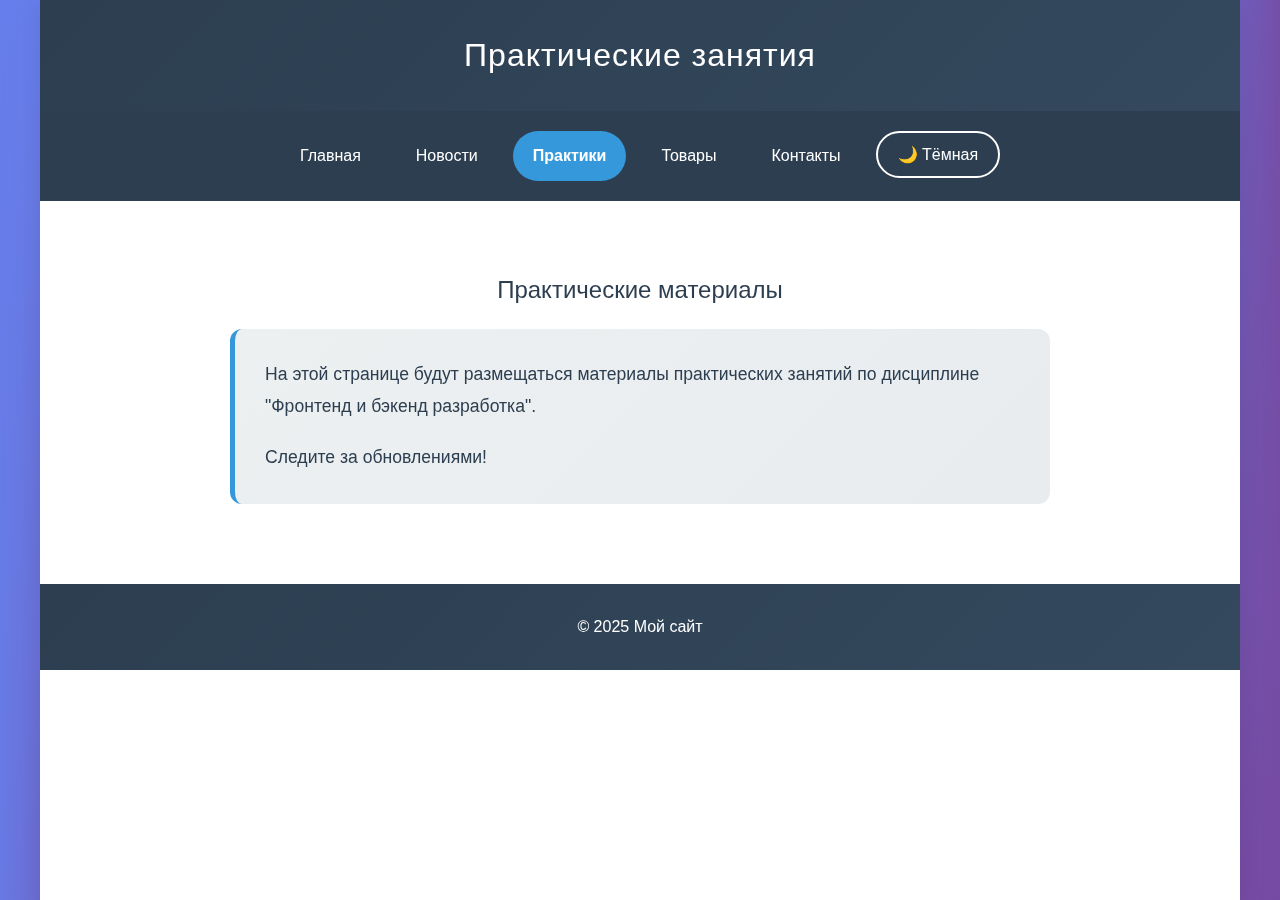
<file: practices.html>
<!DOCTYPE html>
<html lang="ru">
<head>
    <meta charset="UTF-8">
    <meta name="viewport" content="width=device-width, initial-scale=1.0">
    <title>Семестровая работа - Практики</title>
    <link rel="stylesheet" href="style/styles.css">
    <script>
        (function() {
            const savedTheme = localStorage.getItem('theme') || 'light';
            document.documentElement.setAttribute('data-theme', savedTheme);
        })();
    </script>
</head>
<body>
    <div class="page">
        <header class="header">
            <h1 class="header__title">Практические занятия</h1>
        </header>

        <nav class="nav">
            <ul class="nav__list">
                <li class="nav__item"><a class="nav__link" href="index.html">Главная</a></li>
                <li class="nav__item"><a class="nav__link" href="news.html">Новости</a></li>
                <li class="nav__item nav__item--active"><a class="nav__link" href="practices.html">Практики</a></li>
                <li class="nav__item"><a class="nav__link" href="goods.html">Товары</a></li>
                <li class="nav__item"><a class="nav__link" href="contacts.html">Контакты</a></li>
                <li class="nav__item">
                    <button class="nav__link theme-toggle" id="themeToggle" aria-label="Переключить тему">
                        🌙 Тёмная
                    </button>
                </li>
            </ul>
        </nav>

        <main class="main">
            <section class="practices">
                <h2 class="practices__title">Практические материалы</h2>
                <div class="practices__content">
                    <div class="info-card">
                        <p class="info-card__text">На этой странице будут размещаться материалы практических занятий по дисциплине "Фронтенд и бэкенд разработка".</p>
                        <p class="info-card__text">Следите за обновлениями!</p>
                    </div>
                </div>
            </section>
        </main>

        <footer class="footer">
            <p class="footer__text">© 2025 Мой сайт</p>
        </footer>
    </div>
    <script src="./theme.js"></script>
</body>
</html>
</file>
<file: style/styles.css>
/* ==== БАЗОВЫЕ СТИЛИ И CSS ПЕРЕМЕННЫЕ ==== */
:root {
  /* Основные цвета */
  --color-main: #2c3e50;
  --color-accent: #3498db;
  --color-light: #ecf0f1;
  --color-dark: #34495e;
  --color-text: #2c3e50;
  --color-white: #ffffff;
  
  /* Дополнительные цвета */
  --primary-color: #667eea;
  --secondary-color: #764ba2;
  --text-light: #7f8c8d;
  
  /* Градиенты */
  --gradient-primary: linear-gradient(135deg, var(--primary-color) 0%, var(--secondary-color) 100%);
  --gradient-dark: linear-gradient(135deg, var(--color-main) 0%, var(--color-dark) 100%);
  --gradient-light: linear-gradient(135deg, var(--color-light) 0%, #e9ecef 100%);
  --gradient-skill: linear-gradient(135deg, #4facfe 0%, #00f2fe 100%);
  
  /* Тени */
  --shadow: 0 2px 5px rgba(0,0,0,0.1);
  --shadow-medium: 0 5px 15px rgba(0,0,0,0.1);
  --shadow-large: 0 5px 20px rgba(0,0,0,0.08);
  --shadow-hover: 0 8px 25px rgba(0,0,0,0.15);
  
  /* Радиусы */
  --radius: 8px;
  --radius-large: 12px;
  --radius-round: 25px;
  
  /* Отступы */
  --space-sm: 10px;
  --space-md: 20px;
  --space-lg: 30px;
  --space-xl: 40px;
}

* {
  margin: 0;
  padding: 0;
  box-sizing: border-box;
}

body {
  font-family: 'Segoe UI', Tahoma, Geneva, Verdana, sans-serif;
  line-height: 1.6;
  color: var(--color-text);
  background: var(--gradient-primary);
  min-height: 100vh;
  padding: 0;
  margin: 0;
}

/* ==== ОБЩИЕ СТИЛИ ДЛЯ ВСЕХ СТРАНИЦ ==== */

/* Блок page */
.page {
  max-width: 1200px;
  margin: 0 auto;
  background: var(--color-white);
  min-height: 100vh;
  box-shadow: var(--shadow-large);
  position: relative;
}

/* Градиентные рамки по бокам */
.page::before,
.page::after {
  content: '';
  position: fixed;
  top: 0;
  bottom: 0;
  width: 50px;
  z-index: -1;
  pointer-events: none;
}

.page::before {
  left: 0;
  background: linear-gradient(90deg, rgba(102, 126, 234, 0.8) 0%, rgba(102, 126, 234, 0) 100%);
}

.page::after {
  right: 0;
  background: linear-gradient(270deg, rgba(118, 75, 162, 0.8) 0%, rgba(118, 75, 162, 0) 100%);
}

/* Блок header */
.header {
  background: var(--gradient-dark);
  color: #ffffff;
  padding: var(--space-lg);
  text-align: center;
}

.header__title {
  font-size: clamp(24px, 4vw, 32px);
  font-weight: 300;
  letter-spacing: 1px;
  color: #ffffff;
}

/* Блок nav */
.nav {
  background: var(--color-main);
  padding: var(--space-md) 0;
}

.nav__list {
  list-style: none;
  display: flex;
  justify-content: center;
  flex-wrap: wrap;
  gap: 15px;
  margin: 0;
  padding: 0;
}

.nav__item {
  margin: 0;
}

.nav__link {
  display: block;
  padding: 12px 20px;
  color: #ffffff;
  text-decoration: none;
  border-radius: var(--radius-round);
  transition: all 0.3s ease;
  font-weight: 500;
  text-align: center;
  border: none;
  background: transparent;
  font-family: inherit;
  font-size: inherit;
  cursor: pointer;
}

.nav__link:hover {
  background: rgba(255, 255, 255, 0.1);
  transform: translateY(-2px);
  color: #ffffff;
}

/* Модификатор --active */
.nav__item--active .nav__link {
  background: var(--color-accent);
  font-weight: 600;
  color: #ffffff;
}

/* Блок main */
.main {
  padding: var(--space-xl);
  max-width: 900px;
  margin: 0 auto;
  width: 100%;
}

/* Блок footer */
.footer {
  background: var(--gradient-dark);
  color: #ffffff;
  text-align: center;
  padding: var(--space-lg);
  margin-top: var(--space-xl);
}

.footer__text {
  margin: 0;
  color: #ffffff;
}

/* ==== СТИЛИ ДЛЯ INDEX.HTML ==== */

/* Блок profile для index.html */
body:has(.index-page) .profile,
.index-page .profile {
  margin-bottom: var(--space-lg);
}

body:has(.index-page) .profile__card,
.index-page .profile__card {
  display: flex;
  align-items: center;
  gap: var(--space-lg);
  background: var(--color-white);
  padding: var(--space-lg);
  border-radius: var(--radius);
  box-shadow: var(--shadow);
}

body:has(.index-page) .profile__photo,
.index-page .profile__photo {
  width: 150px;
  height: 150px;
  border-radius: 50%;
  border: 3px solid var(--color-accent);
  object-fit: cover;
}

body:has(.index-page) .profile__name,
.index-page .profile__name {
  font-size: 1.5rem;
  color: var(--color-main);
  margin-bottom: var(--space-sm);
}

body:has(.index-page) .profile__group,
.index-page .profile__group {
  color: var(--color-accent);
  font-size: 1.1rem;
}

/* Блок about для index.html */
body:has(.index-page) .about,
.index-page .about {
  background: var(--color-white);
  padding: var(--space-lg);
  margin-bottom: var(--space-lg);
  border-radius: var(--radius);
  box-shadow: var(--shadow);
}

body:has(.index-page) .about__title,
.index-page .about__title {
  color: var(--color-main);
  margin-bottom: var(--space-md);
  font-size: 1.5rem;
}

body:has(.index-page) .about__text,
.index-page .about__text {
  line-height: 1.6;
}

/* Блок skills для index.html */
body:has(.index-page) .skills,
.index-page .skills {
  margin-bottom: var(--space-lg);
}

body:has(.index-page) .skills__title,
.index-page .skills__title {
  color: var(--color-main);
  margin-bottom: var(--space-md);
  font-size: 1.5rem;
}

body:has(.index-page) .skills__list,
.index-page .skills__list {
  display: flex;
  gap: var(--space-md);
  flex-wrap: wrap;
}

/* Блок skill с модификаторами для index.html */
body:has(.index-page) .skill,
.index-page .skill {
  padding: var(--space-md);
  border-radius: var(--radius);
  color: #ffffff;
  font-weight: bold;
  transition: transform 0.3s;
}

body:has(.index-page) .skill:hover,
.index-page .skill:hover {
  transform: translateY(-3px);
}

body:has(.index-page) .skill--first,
.index-page .skill--first {
  background: #e34c26;
}

body:has(.index-page) .skill--second,
.index-page .skill--second {
  background: #264de4;
}

body:has(.index-page) .skill--third,
.index-page .skill--third {
  background: #f0db4f;
  color: #ffffff;
}

body:has(.index-page) .skill--fourth,
.index-page .skill--fourth {
  background: #8e44ad;
}

/* Блок projects для index.html */
body:has(.index-page) .projects,
.index-page .projects {
  margin-bottom: var(--space-lg);
}

body:has(.index-page) .projects__title,
.index-page .projects__title {
  color: var(--color-main);
  margin-bottom: var(--space-md);
  font-size: 1.5rem;
}

body:has(.index-page) .projects__grid,
.index-page .projects__grid {
  display: grid;
  grid-template-columns: repeat(auto-fit, minmax(300px, 1fr));
  gap: var(--space-md);
}

/* Блок project-card для index.html */
body:has(.index-page) .project-card,
.index-page .project-card {
  background: var(--color-white);
  padding: var(--space-lg);
  border-radius: var(--radius);
  box-shadow: var(--shadow);
  border-left: 4px solid var(--color-accent);
  transition: transform 0.3s;
}

body:has(.index-page) .project-card:hover,
.index-page .project-card:hover {
  transform: translateY(-5px);
}

body:has(.index-page) .project-card__title,
.index-page .project-card__title {
  color: var(--color-main);
  margin-bottom: var(--space-sm);
}

body:has(.index-page) .project-card__desc,
.index-page .project-card__desc {
  color: #666;
}

/* ==== СТИЛИ ДЛЯ ОСТАЛЬНЫХ СТРАНИЦ (NEWS, PRACTICES, GOODS, CONTACTS) ==== */

/* Блок news */
.news {
  margin-top: var(--space-lg);
}

.news__title {
  color: var(--color-main);
  margin-bottom: var(--space-md);
  font-size: 1.5rem;
  font-weight: 300;
  text-align: center;
}

.news__list {
  display: grid;
  grid-template-columns: 1fr;
  gap: var(--space-md);
}

/* Блок news-item */
.news-item {
  background: var(--color-white);
  padding: var(--space-lg);
  border-radius: var(--radius-large);
  box-shadow: var(--shadow);
  border-left: 4px solid var(--color-accent);
  transition: transform 0.3s ease;
}

.news-item:hover {
  transform: translateX(5px);
}

.news-item__title {
  font-size: clamp(18px, 3vw, 20px);
  color: var(--color-main);
  margin-bottom: var(--space-sm);
  font-weight: 600;
}

.news-item__date {
  font-size: 14px;
  color: var(--text-light);
  margin-bottom: var(--space-md);
}

.news-item__text {
  font-size: 16px;
  line-height: 1.6;
  color: var(--color-text);
  margin: 0;
}

/* ==== СТРАНИЦА PRACTICES.HTML ==== */

/* Блок practices */
.practices {
  margin-top: var(--space-lg);
}

.practices__title {
  color: var(--color-main);
  margin-bottom: var(--space-md);
  font-size: 1.5rem;
  font-weight: 300;
  text-align: center;
}

.practices__content {
  background: var(--gradient-light);
  padding: var(--space-lg);
  border-radius: var(--radius-large);
  border-left: 5px solid var(--color-accent);
}

/* Блок info-card */
.info-card__text {
  line-height: 1.8;
  font-size: 1.1rem;
  margin-bottom: var(--space-md);
}

.info-card__text:last-child {
  margin-bottom: 0;
}

/* ==== СТРАНИЦА GOODS.HTML ==== */

/* Блок goods */
.goods {
  margin-top: var(--space-lg);
}

.goods__title {
  color: var(--color-main);
  margin-bottom: var(--space-md);
  font-size: 1.5rem;
  font-weight: 300;
  text-align: center;
}

.goods__grid {
  display: grid;
  grid-template-columns: repeat(auto-fill, minmax(280px, 1fr));
  gap: var(--space-lg);
  margin-top: var(--space-md);
}

/* Блок product-card */
.product-card {
  background: var(--color-white);
  border-radius: var(--radius-large);
  overflow: hidden;
  box-shadow: var(--shadow);
  transition: transform 0.3s ease, box-shadow 0.3s ease;
  text-align: center;
  display: flex;
  flex-direction: column;
}

.product-card:hover {
  transform: translateY(-5px);
  box-shadow: var(--shadow-hover);
}

.product-card__image {
  width: 100%;
  height: 200px;
  object-fit: cover;
}

.product-card__content {
  padding: var(--space-md);
  flex-grow: 1;
  display: flex;
  flex-direction: column;
  justify-content: space-between;
}

.product-card__title {
  font-size: clamp(18px, 3vw, 20px);
  color: var(--color-main);
  margin-bottom: var(--space-sm);
  font-weight: 600;
}

.product-card__price {
  font-size: clamp(16px, 2.5vw, 18px);
  color: var(--primary-color);
  font-weight: 600;
  margin-bottom: var(--space-md);
}

.product-card__description {
  font-size: 14px;
  color: var(--text-light);
  line-height: 1.5;
  margin: 0;
}

/* ==== СТРАНИЦА CONTACTS.HTML ==== */

/* Блок contacts */
.contacts {
  margin-top: var(--space-lg);
}

.contacts__title {
  color: var(--color-main);
  margin-bottom: var(--space-md);
  font-size: 1.5rem;
  font-weight: 300;
  text-align: center;
}

.contacts__info {
  margin-bottom: var(--space-xl);
}

/* Блок contact-info */
.contact-info {
  background: var(--gradient-light);
  padding: var(--space-lg);
  border-radius: var(--radius-large);
  border-left: 5px solid var(--color-accent);
}

.contact-info__item {
  margin-bottom: var(--space-md);
  font-size: 1.1rem;
  line-height: 1.6;
}

.contact-info__item:last-child {
  margin-bottom: 0;
}

.contact-info__label {
  color: var(--color-main);
  font-weight: 600;
}

.contact-info__value {
  color: var(--color-text);
}

.contacts__form-section {
  background: var(--color-white);
  padding: var(--space-lg);
  border-radius: var(--radius-large);
  box-shadow: var(--shadow);
}

.contacts__subtitle {
  color: var(--color-main);
  margin-bottom: var(--space-sm);
  font-size: 1.3rem;
  font-weight: 600;
}

.contacts__text {
  margin-bottom: var(--space-md);
  line-height: 1.6;
  color: var(--color-text);
}

/* ==== КОМПОНЕНТЫ ==== */

/* Блок button */
.button {
  background: var(--gradient-primary);
  color: var(--color-white);
  border: none;
  padding: 12px 30px;
  border-radius: var(--radius-round);
  font-size: 16px;
  cursor: pointer;
  transition: transform 0.3s ease;
  display: inline-block;
  text-decoration: none;
  text-align: center;
  font-weight: 500;
}

.button:hover {
  transform: translateY(-2px);
}

.button--primary {
  background: var(--gradient-primary);
}

.button--secondary {
  background: var(--color-light);
  color: var(--color-text);
}

/* ==== ТЕМНАЯ ТЕМА ==== */
[data-theme="dark"] {
  --color-main: #1a1a1a;
  --color-accent: #4a90e2;
  --color-light: #2d2d2d;
  --color-dark: #121212;
  --color-text: #e0e0e0;
  --color-white: #1e1e1e;
  
  --primary-color: #5a7bd8;
  --secondary-color: #6a4a92;
  --text-light: #b0b0b0;
  
  --gradient-primary: linear-gradient(135deg, var(--primary-color) 0%, var(--secondary-color) 100%);
  --gradient-dark: linear-gradient(135deg, var(--color-main) 0%, var(--color-dark) 100%);
  --gradient-light: linear-gradient(135deg, var(--color-light) 0%, #333333 100%);
}

/* Темные градиентные рамки для темной темы */
[data-theme="dark"] .page::before {
  background: linear-gradient(90deg, rgba(26, 26, 26, 0.9) 0%, rgba(26, 26, 26, 0) 100%);
}

[data-theme="dark"] .page::after {
  background: linear-gradient(270deg, rgba(18, 18, 18, 0.9) 0%, rgba(18, 18, 18, 0) 100%);
}

[data-theme="dark"] .header,
[data-theme="dark"] .nav,
[data-theme="dark"] .footer {
  color: #ffffff;
}

[data-theme="dark"] .header__title,
[data-theme="dark"] .nav__link,
[data-theme="dark"] .footer__text {
  color: #ffffff !important;
}

[data-theme="dark"] .page {
  background: var(--color-white);
  color: var(--color-text);
}

[data-theme="dark"] .profile__card,
[data-theme="dark"] .about,
[data-theme="dark"] .project-card,
[data-theme="dark"] .news-item,
[data-theme="dark"] .product-card,
[data-theme="dark"] .contact-info,
[data-theme="dark"] .contacts__form-section,
[data-theme="dark"] .practices__content {
  background: var(--color-light);
  color: var(--color-text);
}

[data-theme="dark"] .profile__name,
[data-theme="dark"] .about__title,
[data-theme="dark"] .skills__title,
[data-theme="dark"] .projects__title,
[data-theme="dark"] .news__title,
[data-theme="dark"] .practices__title,
[data-theme="dark"] .goods__title,
[data-theme="dark"] .contacts__title,
[data-theme="dark"] .contacts__subtitle,
[data-theme="dark"] .project-card__title,
[data-theme="dark"] .news-item__title,
[data-theme="dark"] .product-card__title,
[data-theme="dark"] .contact-info__label {
  color: var(--color-text);
}

[data-theme="dark"] .about__text,
[data-theme="dark"] .project-card__desc,
[data-theme="dark"] .news-item__text,
[data-theme="dark"] .product-card__description,
[data-theme="dark"] .contact-info__value,
[data-theme="dark"] .contacts__text,
[data-theme="dark"] .info-card__text {
  color: var(--text-light);
}

[data-theme="dark"] .form__input,
[data-theme="dark"] .form__select,
[data-theme="dark"] .form__textarea {
  background: var(--color-dark);
  color: var(--color-text);
  border-color: #444;
}

[data-theme="dark"] .form__input:focus,
[data-theme="dark"] .form__select:focus,
[data-theme="dark"] .form__textarea:focus {
  border-color: var(--color-accent);
}

/* Темная тема для навыков */
[data-theme="dark"] body:has(.index-page) .skill,
[data-theme="dark"] .index-page .skill {
  color: #000000;
}

/* Стили для кнопки переключения темы */
.theme-toggle {
  background: transparent !important;
  border: 2px solid #ffffff !important;
  cursor: pointer;
  transition: all 0.3s ease;
  color: #ffffff !important;
}

.theme-toggle:hover {
  background: rgba(255, 255, 255, 0.1) !important;
  transform: translateY(-2px);
  color: #ffffff !important;
}

/* Адаптивность для кнопки темы */
@media (max-width: 768px) {
  .theme-toggle {
    width: 200px;
    margin: 5px auto;
  }
}

/* ==== АДАПТИВНОСТЬ ==== */

@media (max-width: 768px) {
  .page {
    grid-template-rows: auto auto 1fr auto;
  }
  
  .page::before,
  .page::after {
    display: none;
  }
  
  .header {
    padding: var(--space-md);
  }
  
  .nav {
    padding: var(--space-md) 0;
  }
  
  .nav__list {
    flex-direction: column;
    align-items: center;
    gap: var(--space-sm);
  }
  
  .nav__link {
    width: 200px;
  }
  
  .main {
    padding: var(--space-md);
  }
  
  /* Адаптивность для index.html */
  body:has(.index-page) .profile__card,
  .index-page .profile__card {
    flex-direction: column;
    text-align: center;
  }
  
  body:has(.index-page) .nav__list,
  .index-page .nav__list {
    flex-direction: column;
  }
  
  body:has(.index-page) .skills__list,
  .index-page .skills__list {
    justify-content: center;
  }
  
  body:has(.index-page) .projects__grid,
  .index-page .projects__grid {
    grid-template-columns: 1fr;
  }
  
  /* Адаптивность для остальных страниц */
  .profile__card {
    flex-direction: column;
    text-align: center;
  }
  
  .profile__info {
    text-align: center;
  }
  
  .profile__photo {
    height: 250px;
  }
  
  .about,
  .contact-info,
  .contacts__form-section {
    padding: var(--space-md);
  }
  
  .skills__list {
    grid-template-columns: repeat(auto-fit, minmax(120px, 1fr));
    gap: var(--space-sm);
  }
  
  .skill {
    padding: var(--space-sm) var(--space-md);
    font-size: 13px;
  }
  
  .news-item,
  .product-card,
  .project-card {
    padding: var(--space-md);
  }
  
  .goods__grid {
    grid-template-columns: 1fr;
    gap: var(--space-md);
  }
  
  .product-card__image {
    height: 180px;
  }
  
  .projects__grid {
    grid-template-columns: 1fr;
  }
}

@media (max-width: 480px) {
  .header {
    padding: var(--space-md) var(--space-sm);
  }
  
  .main {
    padding: var(--space-md) var(--space-sm);
  }
  
  .profile__photo {
    height: 220px;
  }
  
  .about {
    padding: var(--space-md);
    font-size: 15px;
  }
  
  .skills__list {
    grid-template-columns: 1fr 1fr;
  }
  
  .news-item,
  .product-card,
  .project-card,
  .contacts__form-section,
  .contact-info {
    padding: var(--space-md);
  }
  
  .product-card__image {
    height: 160px;
  }
  
  .button {
    padding: var(--space-sm) var(--space-md);
    width: 100%;
  }
}

/* Улучшенная сетка для больших экранов */
@media (min-width: 1200px) {
  .goods__grid {
    grid-template-columns: repeat(auto-fill, minmax(300px, 1fr));
  }
}

/* Анимации для плавного появления */
@keyframes fadeIn {
  from {
    opacity: 0;
    transform: translateY(20px);
  }
  to {
    opacity: 1;
    transform: translateY(0);
  }
}

.main > * {
  animation: fadeIn 0.5s ease-out;
}
</file>
<file: style/modaldialog.css>
/* ==== СТИЛИ МОДАЛЬНОГО ОКНА ==== */
/* Блок: modal */
.modal::backdrop {
    background: rgba(0, 0, 0, 0.6);
    animation: modalFadeIn 0.3s ease;
}

.modal {
    border: none;
    border-radius: 12px;
    padding: 0;
    box-shadow: 0 10px 30px rgba(0, 0, 0, 0.3);
    animation: modalSlideIn 0.3s ease;
    max-width: 500px;
    width: 90vw;
    max-height: 90vh;
    overflow-y: auto;
    position: fixed;
    top: 50%;
    left: 50%;
    transform: translate(-50%, -50%);
    margin: 0;
}

/* Элемент: modal__header */
.modal__header {
    background: linear-gradient(135deg, #2c3e50 0%, #34495e 100%);
    color: white;
    padding: 1.5rem;
    border-radius: 12px 12px 0 0;
    margin: 0;
    position: relative;
}

.modal__title {
    margin: 0;
    color: white;
    font-size: 1.5rem;
    font-weight: 600;
}

/* Элемент: modal__content */
.modal__content {
    padding: 2rem;
}

/* Блок: form */
.form__group {
    margin-bottom: 1.5rem;
}

.form__label {
    display: block;
    margin-bottom: 0.5rem;
    font-weight: 600;
    color: #2c3e50;
}

.form__input,
.form__select,
.form__textarea {
    width: 100%;
    padding: 0.75rem;
    border: 2px solid #e9ecef;
    border-radius: 6px;
    font-size: 1rem;
    transition: border-color 0.3s ease;
    box-sizing: border-box;
    font-family: inherit;
}

.form__input:focus,
.form__select:focus,
.form__textarea:focus {
    outline: none;
    border-color: #667eea;
}

.form__textarea {
    min-height: 100px;
    resize: vertical;
}

/* Элемент: modal__actions */
.modal__actions {
    display: flex;
    gap: 1rem;
    justify-content: flex-end;
    margin-top: 2rem;
}

/* Блок: button */
.button {
    padding: 0.75rem 1.5rem;
    border: none;
    border-radius: 6px;
    cursor: pointer;
    font-size: 1rem;
    transition: all 0.3s ease;
    font-weight: 600;
    font-family: inherit;
}

.button--primary {
    background: linear-gradient(135deg, #667eea 0%, #764ba2 100%);
    color: white;
}

.button--primary:hover {
    transform: translateY(-2px);
    box-shadow: 0 5px 15px rgba(102, 126, 234, 0.4);
}

.button--secondary {
    background: #f8f9fa;
    color: #2c3e50;
    border: 2px solid #e9ecef;
}

.button--secondary:hover {
    background: #e9ecef;
}

/* Элемент: form__required */
.form__required {
    color: #e74c3c;
}

/* Анимации */
@keyframes modalFadeIn {
    from { opacity: 0; }
    to { opacity: 1; }
}

@keyframes modalSlideIn {
    from {
        opacity: 0;
        transform: translate(-50%, -40%);
    }
    to {
        opacity: 1;
        transform: translate(-50%, -50%);
    }
}

/* Модификатор: modal--centered */
.modal--centered {
    top: 50%;
    left: 50%;
    transform: translate(-50%, -50%);
}

/* ==== АДАПТИВНОСТЬ ==== */
@media (max-width: 600px) {
    .modal {
        margin: 0;
        width: 95vw;
        max-height: 95vh;
    }

    .modal__actions {
        flex-direction: column;
    }

    .button {
        width: 100%;
    }
    
    .modal__content {
        padding: 1.5rem;
    }
    
    .modal__header {
        padding: 1.25rem;
    }
}

/* ==== СТИЛИ ДЛЯ ВАЛИДАЦИИ ==== */
.form__input:invalid,
.form__select:invalid,
.form__textarea:invalid {
    border-color: #e74c3c;
}

.form__input:valid,
.form__select:valid,
.form__textarea:valid {
    border-color: #27ae60;
}

/* ==== УТИЛИТЫ ==== */
/* Стили для форматированного телефона */
.phone-formatted {
    font-family: monospace;
    letter-spacing: 1px;
}

/* Стили для скрытия scrollbar при открытом модальном окне */
body:has(.modal[open]) {
    overflow: hidden;
}
/* Темная тема для модального окна */
[data-theme="dark"] .modal {
  background: var(--color-white);
  color: var(--color-text);
}

[data-theme="dark"] .modal__header {
  background: var(--gradient-dark);
}

[data-theme="dark"] .form__input,
[data-theme="dark"] .form__select,
[data-theme="dark"] .form__textarea {
  background: var(--color-dark);
  color: var(--color-text);
  border-color: #444;
}

[data-theme="dark"] .form__input:focus,
[data-theme="dark"] .form__select:focus,
[data-theme="dark"] .form__textarea:focus {
  border-color: var(--color-accent);
}

[data-theme="dark"] .button--secondary {
  background: var(--color-light);
  color: var(--color-text);
  border-color: #444;
}

[data-theme="dark"] .button--secondary:hover {
  background: #333;
}
/* Темная тема для модального окна */
[data-theme="dark"] .modal {
  background: var(--color-white);
  color: var(--color-text);
}

[data-theme="dark"] .modal__header {
  background: var(--gradient-dark);
}

[data-theme="dark"] .form__input,
[data-theme="dark"] .form__select,
[data-theme="dark"] .form__textarea {
  background: var(--color-dark);
  color: var(--color-text);
  border-color: #444;
}

[data-theme="dark"] .form__input:focus,
[data-theme="dark"] .form__select:focus,
[data-theme="dark"] .form__textarea:focus {
  border-color: var(--color-accent);
}

[data-theme="dark"] .button--secondary {
  background: var(--color-light);
  color: var(--color-text);
  border-color: #444;
}

[data-theme="dark"] .button--secondary:hover {
  background: #333;
}
</file>
